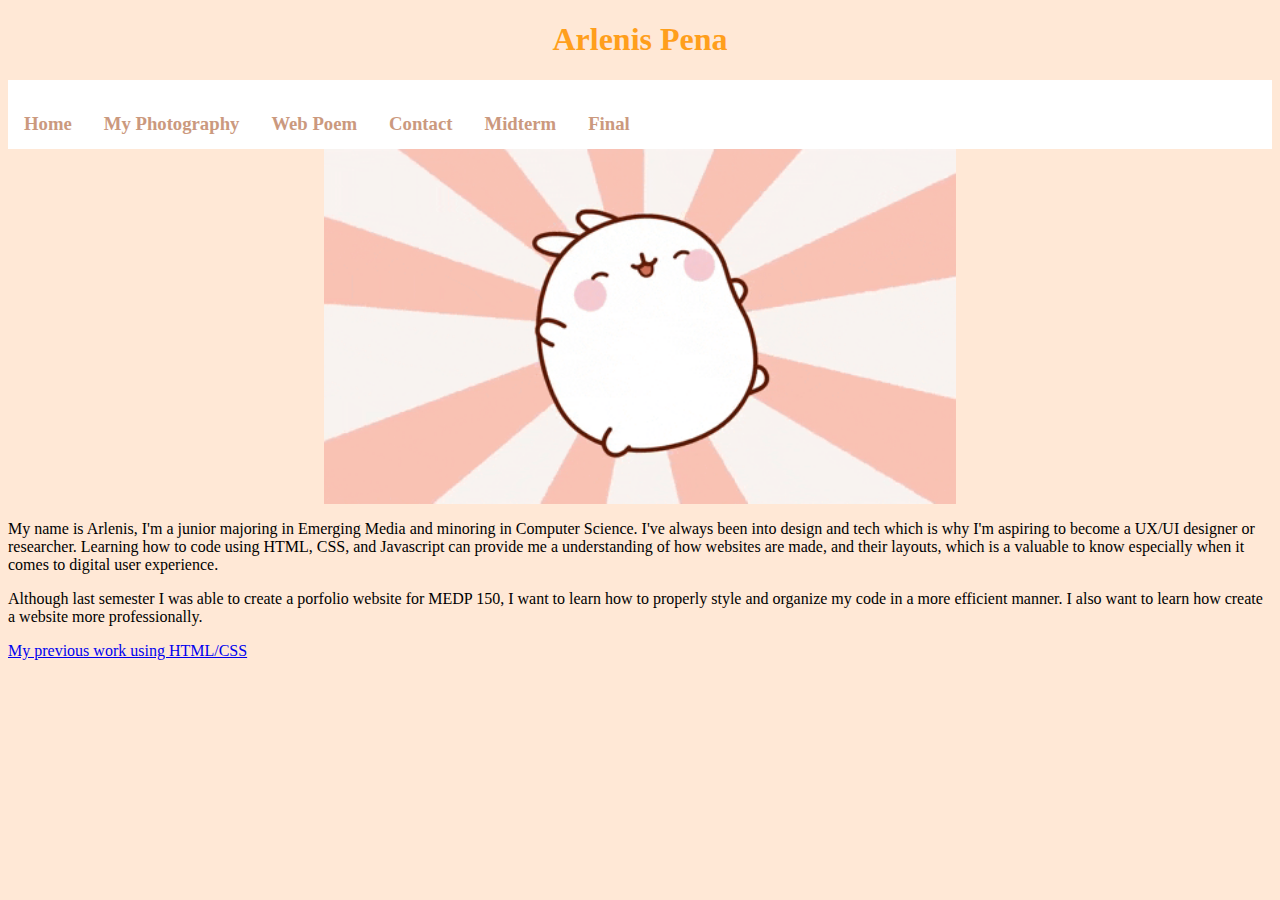
<file: index.html>
<!DOCTYPE HTML>

<html>
    <head>
        <title>Arlenis's Website</title>
        <link rel="stylesheet" href="style.css">
        <!-- Meta tag to make this a responsive web page -->
        <meta name="viewport" content="width=device-width, initial-scale=1.0">
    </head>

    <body>
    <div>
		<!-- Title-->
        
        <div class="web-title">
            <h1>Arlenis Pena</h1>
        </div>

        <div id="mobileNav">
            <div class="mobileNavBar">
                <div id="siteName">
                    <h1>Arlenis Pena</h1>
                </div>
                <div id="hamburgerDiv">
                    <!--<a href="#" onclick="myDropdownFunction()">&#9776;</a>-->
                    <button id="hamburgerBtn" onclick="myDropdownFunction()">&#9776;</button>
                </div>
  
            </div>
  
            <div id="theLinks">
                <a href="index.html">Home</a>
                <a href="arlenis-pena_hw-2.html">My Photography</a>
                <a href="web-poem.html">Web Poem</a>
                <a href="contact-page.html">Contact</a>
                <a href="midterm/home.html">Midterm</a>
                <a href="final/welcome.html">Final</a>
            </div>
        </div>

		<!-- Navbar-->
        <div class="nav-bar">
            <h3>
                <li class="nav-link"><a href="index.html">Home</a></li>
				<li class="nav-link"><a href="arlenis-pena_hw-2.html">My Photography</a></li>
                <li class="nav-link"><a href="web-poem.html">Web Poem</a></li>
                <li class="nav-link"><a href="contact-page.html">Contact</a></li>
                <li class="nav-link"><a href="midterm/home.html">Midterm</a></li>
                <li class="nav-link"><a href="final/welcome.html">Final</a></li>
            </h3>
        </div> 
        

		<!-- Introduction-->
        <img id="greeting-gif" src="videos/greeting-bunny.gif" width="50%" alt="happy bunny gif" />
        <div>
            <p>
                My name is Arlenis, I'm a junior majoring in Emerging Media and minoring in Computer Science.
                I've always been into design and tech which is why I'm aspiring to become a UX/UI designer or
                researcher.
                Learning how to code using HTML, CSS, and Javascript can provide me a understanding of how websites are
                made,
                and their layouts, which is a valuable to know especially when it comes to digital user experience.
            </p>
            <p>
                Although last semester I was able to create a porfolio website for MEDP 150, I want to learn how to
                properly
                style and organize my code in a more efficient manner. I also want to learn how create a website more
                professionally.
            </p>
        </div>

        <a href="https://arlenis-pena.glitch.me/index.html">My previous work using HTML/CSS</a>

    </div>
    </body>
</html>

<script>
    function myDropdownFunction() {
      var linksDiv = document.getElementById("theLinks");
      if (linksDiv.style.display === "block") {
        linksDiv.style.display = "none";
      }
		else {
        linksDiv.style.display = "block";
      }
    }
</script>
</file>
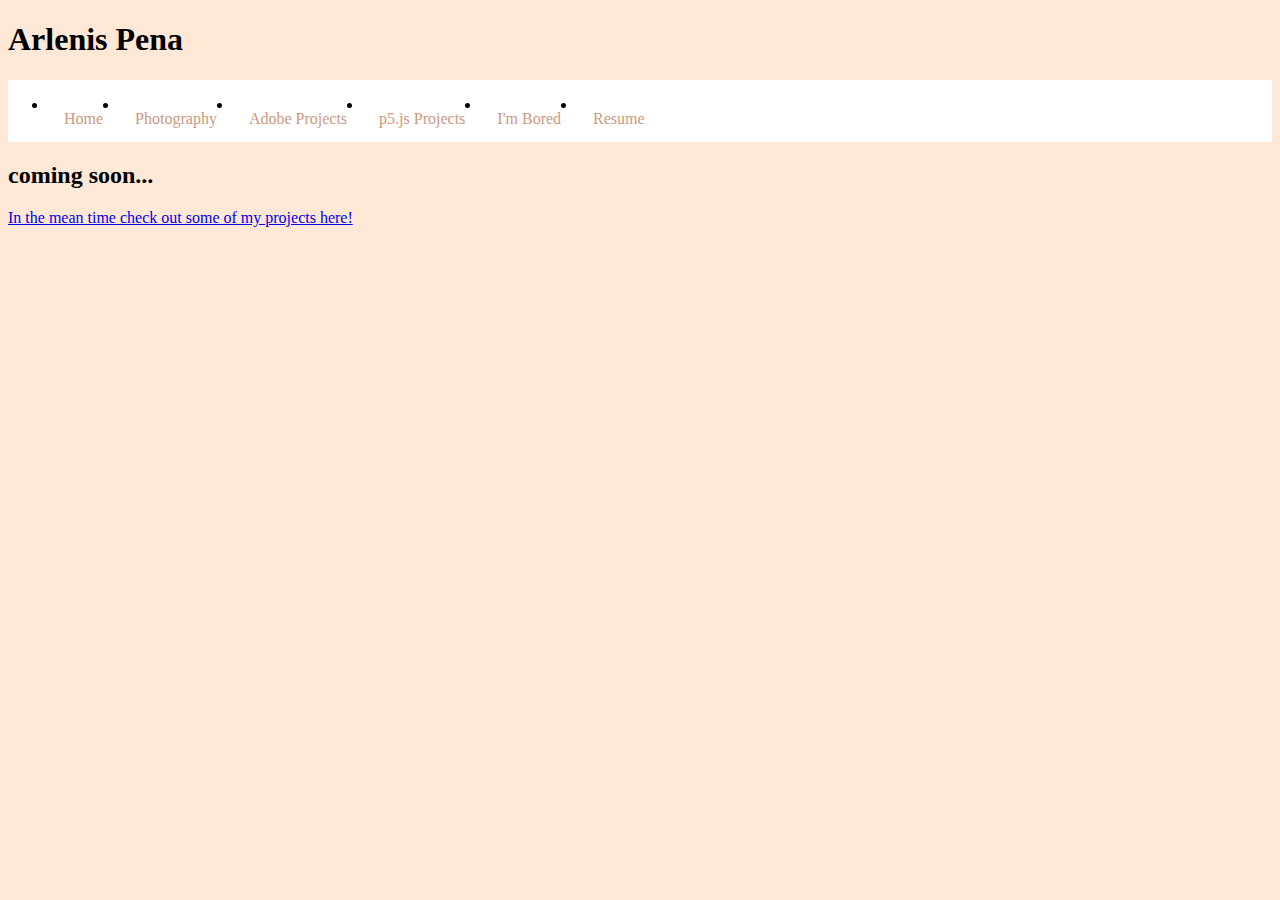
<file: adobe.html>
<!DOCTYPE HTML>

<html>

<head>
    <title>Arlenis's Website</title>
    <link rel="stylesheet" href="style.css">
    <meta name="viewport" content="width=device-width, initial-scale=1.0">
    <link
        href="https://fonts.googleapis.com/css2?family=DM+Sans:ital,opsz,wght@0,9..40,100..1000;1,9..40,100..1000&display=swap"
        rel="stylesheet">
</head>

<body>
    <div class="header">
        <!-- Title-->
        <h1>Arlenis Pena</h1>
        <!-- Navbar-->

        <div class="nav-bar">
            <ul>
                <li class="nav-link"><a href="index.html">Home</a></li>
                <li class="nav-link"><a href="photography.html">Photography</a></li>
                <li class="nav-link"><a href="adobe.html">Adobe Projects</a></li>
                <li class="nav-link"><a href="p5-projects.html">p5.js Projects</a></li>
                <li class="nav-link"><a href="im-bored/welcome.html">I'm Bored</a></li>
                <li class="nav-link"><a href="contact-page.html">Resume</a></li>
            </ul>
        </div>
    </div>

    <div>
        <h2>coming soon...</h2>
        <a href="https://arlenis-pena.glitch.me/index.html">In the mean time check out some of my projects here!</a>
    </div>

</body>

</html>
</file>
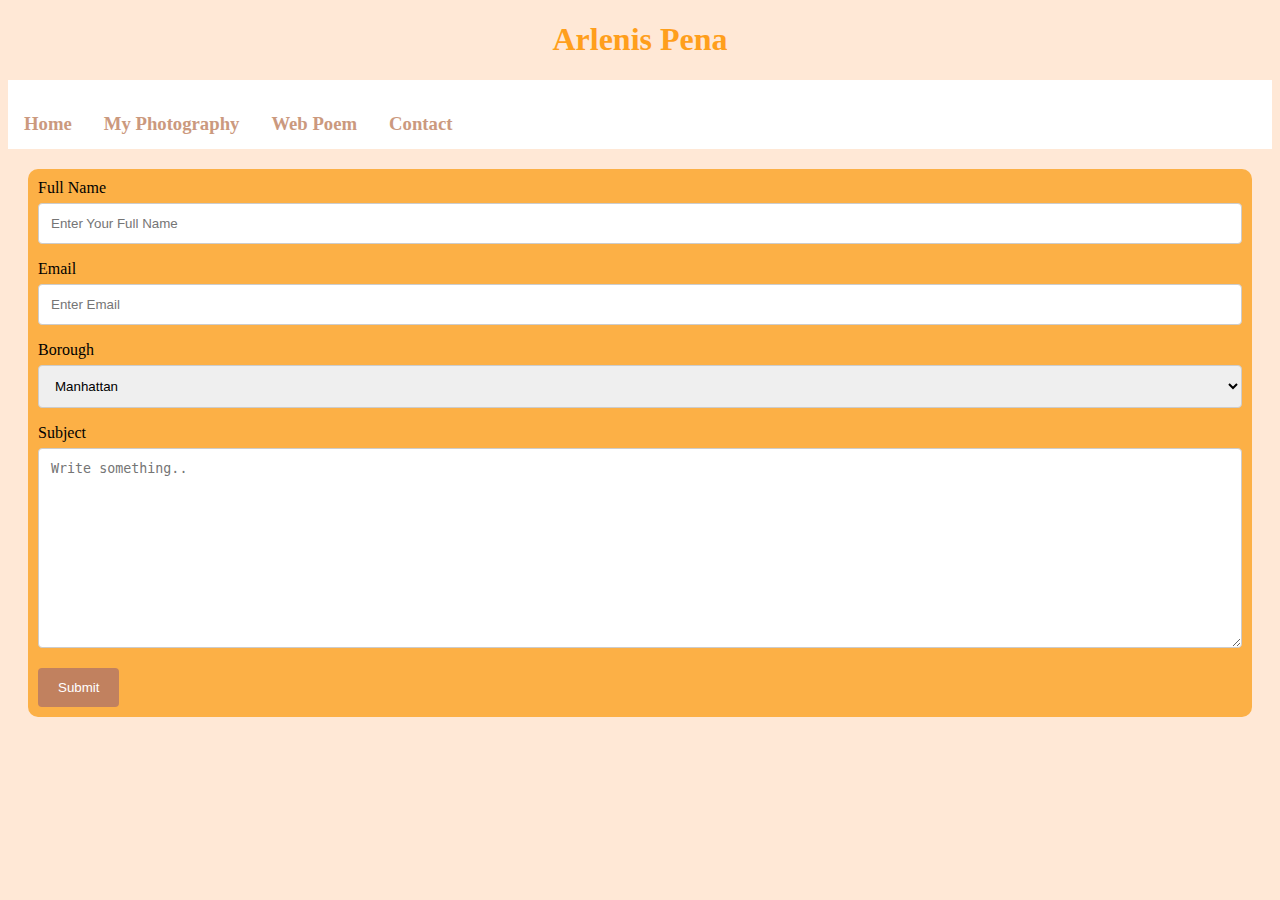
<file: contact-page.html>
<!DOCTYPE HTML>

<html>
    <head>
        <title>Arlenis's Website</title>
        <link rel="stylesheet" href="style.css">
        <!-- Meta tag to make this a responsive web page -->
        <meta name="viewport" content="width=device-width, initial-scale=1.0">
    </head>

    <body>
    <div>
		<!-- Title-->
        
        <div class="web-title">
            <h1>Arlenis Pena</h1>
        </div>

        <div id="mobileNav">
            <div class="mobileNavBar">
                <div id="siteName">
                    <h1>Arlenis Pena</h1>
                </div>
                <div id="hamburgerDiv">
                    <!--<a href="#" onclick="myDropdownFunction()">&#9776;</a>-->
                    <button id="hamburgerBtn" onclick="myDropdownFunction()">&#9776;</button>
                </div>
  
            </div>
  
            <div id="theLinks">
                <a href="index.html">Home</a>
                <a href="arlenis-pena_hw-2.html">My Photography</a>
                <a href="web-poem.html">Web Poem</a>
                <a href="contact-page.html">Contact</a>
            </div>
        </div>

		<!-- Navbar-->
        <div class="nav-bar">
            <h3>
                <li class="nav-link"><a href="index.html">Home</a></li>
				<li class="nav-link"><a href="arlenis-pena_hw-2.html">My Photography</a></li>
                <li class="nav-link"><a href="web-poem.html">Web Poem</a></li>
                <li class="nav-link"><a href="contact-page.html">Contact</a></li>
            </h3>
        </div> 
        

		<!-- Contact-->
        <div class="contact">
            <form action="action_page.php">
              <label for="fname">Full Name</label>
              <input type="text" id="fname" name="fullname" placeholder="Enter Your Full Name">

              <label for="email">Email</label>
              <input type="text" id="email" name="e-mail" placeholder="Enter Email">

              <label for="borough">Borough</label>
              <select id="borough" name="borough">
                <option value="manhattan">Manhattan</option>
                <option value="brooklyn">Brooklyn</option>
                <option value="queens">Queens</option>
                <option value="bronx">The Bronx</option>
                <option value="staten-island">Staten Island</option>
              </select>
          
              <label for="subject">Subject</label>
              <textarea id="subject" name="subject" placeholder="Write something.." style="height:200px"></textarea>
          
              <input type="submit" value="Submit">
          
            </form>
          </div>
        
    </body>
</html>

<script>
    function myDropdownFunction() {
      var linksDiv = document.getElementById("theLinks");
      if (linksDiv.style.display === "block") {
        linksDiv.style.display = "none";
      }
		else {
        linksDiv.style.display = "block";
      }
    }
</script>
</file>
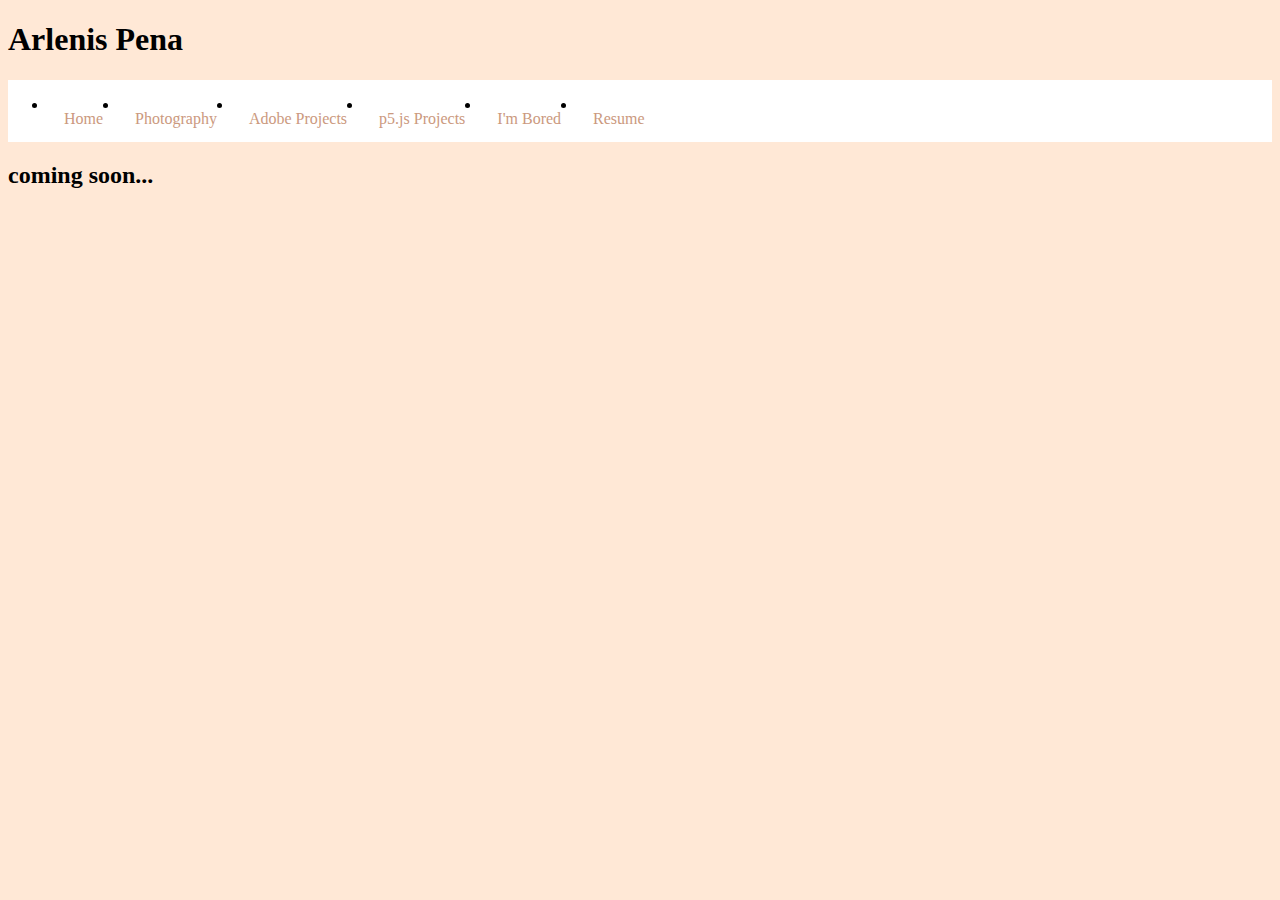
<file: p5-projects.html>
<!DOCTYPE HTML>

<html>

<head>
    <title>Arlenis's Website</title>
    <link rel="stylesheet" href="style.css">
    <meta name="viewport" content="width=device-width, initial-scale=1.0">
    <link
        href="https://fonts.googleapis.com/css2?family=DM+Sans:ital,opsz,wght@0,9..40,100..1000;1,9..40,100..1000&display=swap"
        rel="stylesheet">
</head>

<body>
    <div class="header">
        <!-- Title-->
        <h1>Arlenis Pena</h1>
        <!-- Navbar-->

        <div class="nav-bar">
            <ul>
                <li class="nav-link"><a href="index.html">Home</a></li>
                <li class="nav-link"><a href="photography.html">Photography</a></li>
                <li class="nav-link"><a href="adobe.html">Adobe Projects</a></li>
                <li class="nav-link"><a href="p5-projects.html">p5.js Projects</a></li>
                <li class="nav-link"><a href="im-bored/welcome.html">I'm Bored</a></li>
                <li class="nav-link"><a href="contact-page.html">Resume</a></li>
            </ul>
        </div>
    </div>

    <div>
        <h2>coming soon...</h2>
    </div>

</body>

</html>
</file>
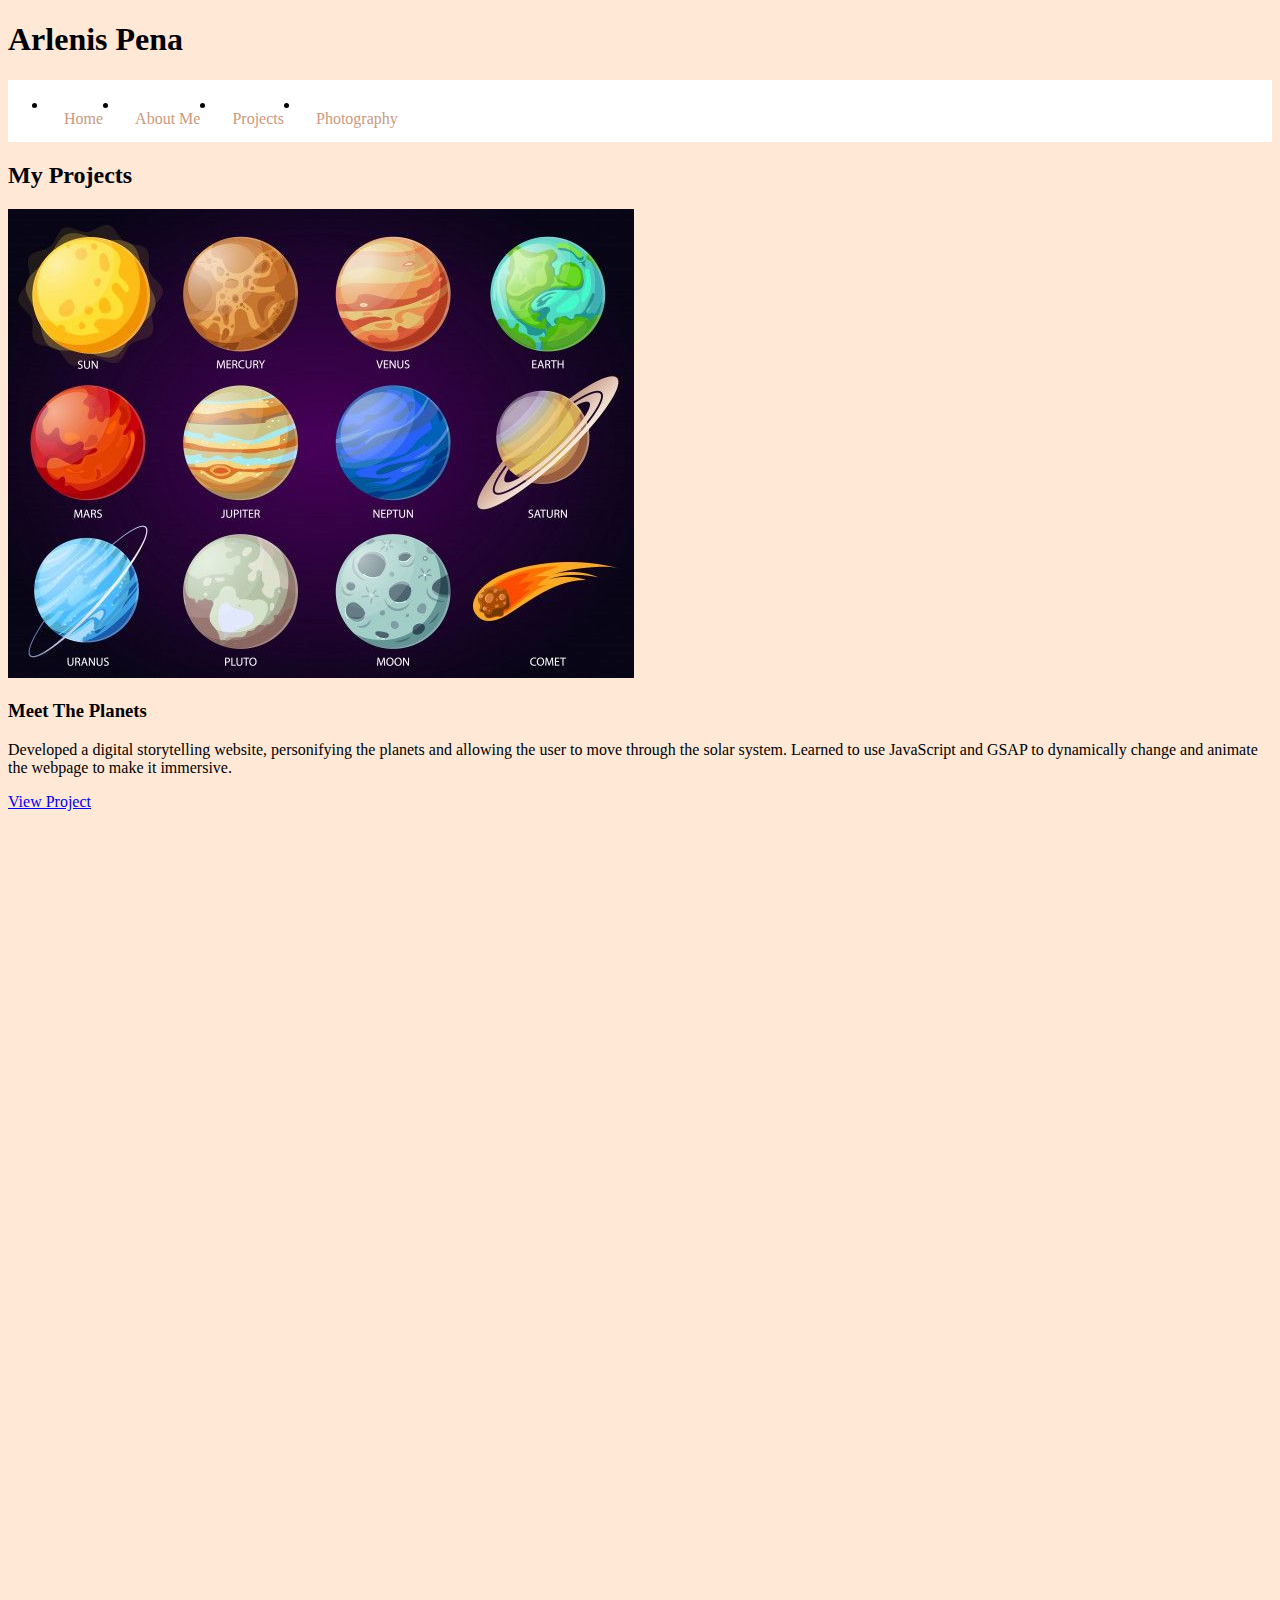
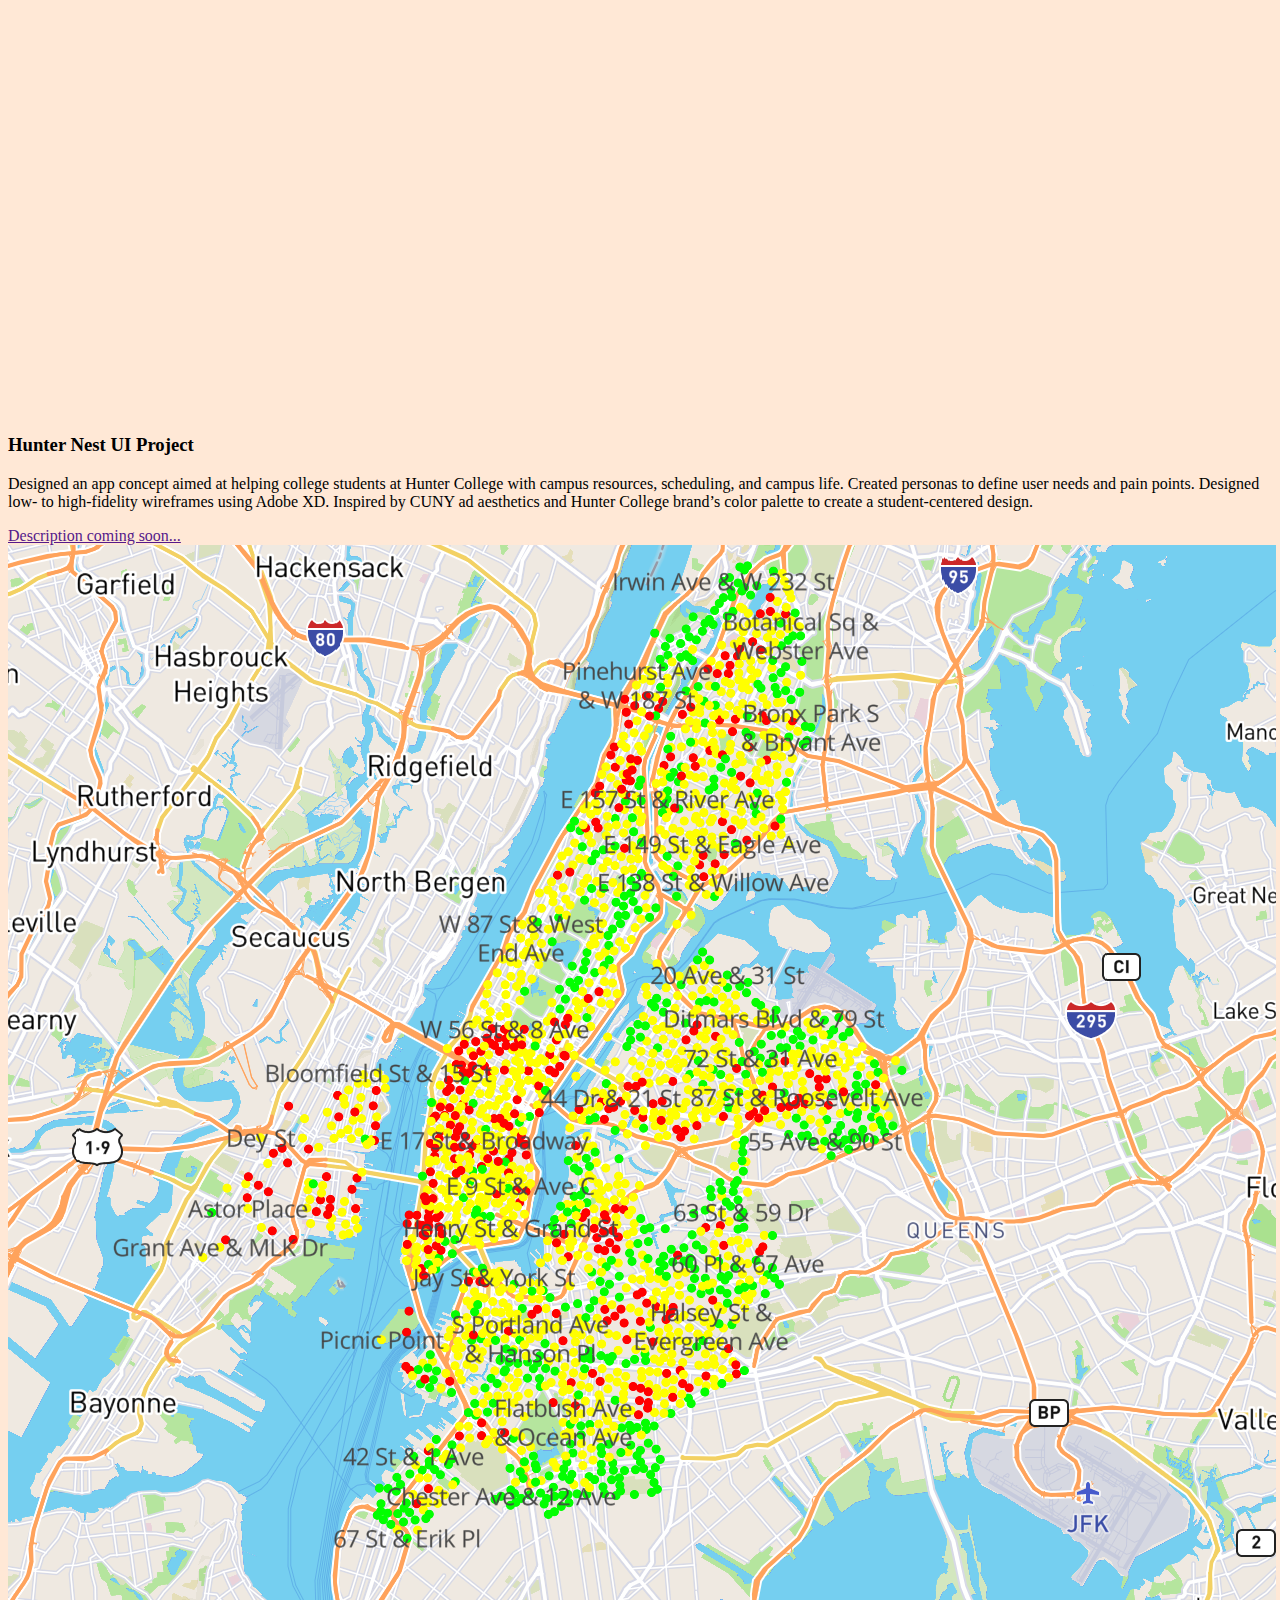
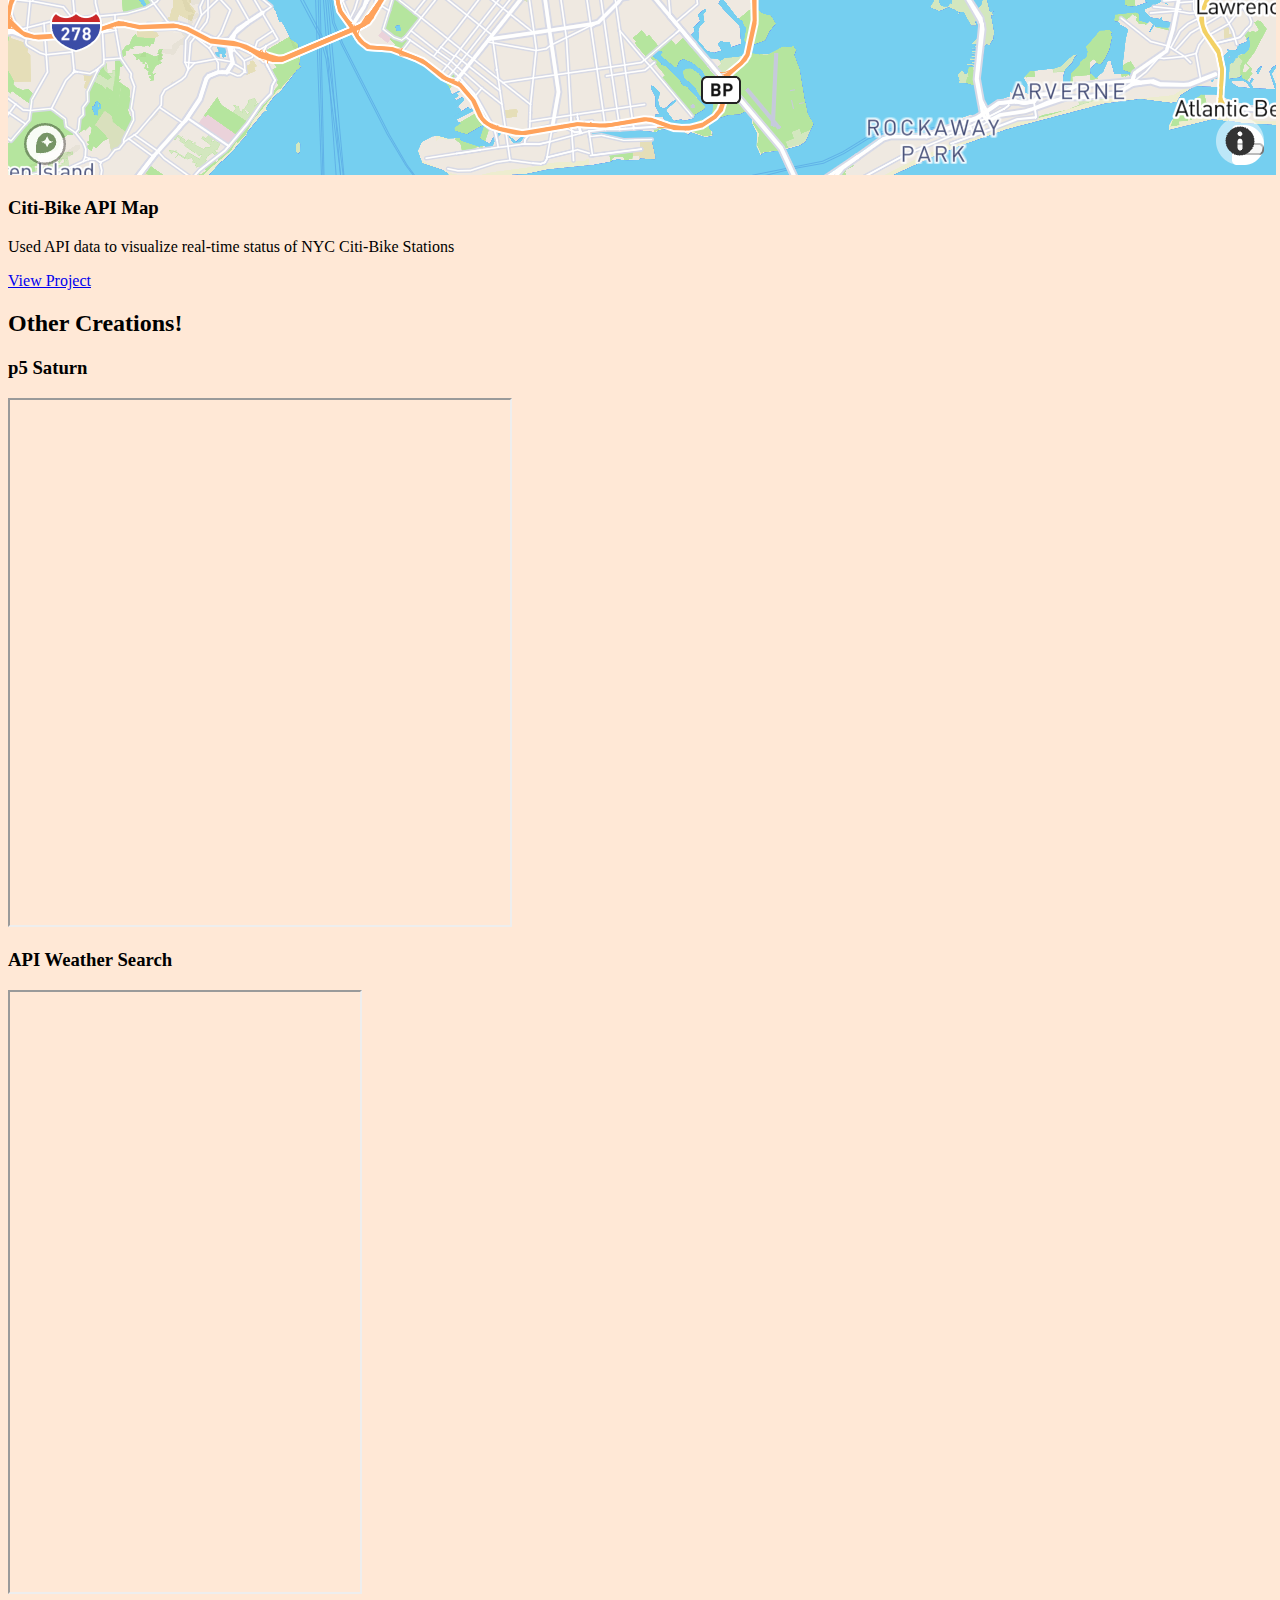
<file: projects.html>
<!DOCTYPE HTML>

<html>

<head>
    <title>Arlenis's Website</title>
    <link rel="stylesheet" href="style.css">
    <meta name="viewport" content="width=device-width, initial-scale=1.0">
    <link
        href="https://fonts.googleapis.com/css2?family=DM+Sans:ital,opsz,wght@0,9..40,100..1000;1,9..40,100..1000&display=swap"
        rel="stylesheet">
</head>

<body>
    <div class="header">
        <!-- Title-->
        <h1>Arlenis Pena</h1>
        <!-- Navbar-->

        <div class="nav-bar">
            <ul>
                <li class="nav-link"><a href="index.html">Home</a></li>
                <li class="nav-link"><a href="contact-page.html">About Me</a></li>
                <li class="nav-link"><a href="projects.html">Projects</a></li>
                <li class="nav-link"><a href="photography.html">Photography</a></li>
            </ul>
        </div>
    </div>

    <section id="projects">
        <h2>My Projects</h2>
        <div class="project-grid">
          <div class="project-card">
            <img src="content/solar-system-img.jpg" alt="Solar System">
            <h3>Meet The Planets</h3>
            <p>Developed a digital storytelling website, personifying the planets and allowing the user to move through the solar system. 
                Learned to use JavaScript and GSAP to dynamically change and animate the webpage to make it immersive.</p>
            <a href="https://isap630.github.io/medp331-midterm/" target="_blank">View Project</a>
          </div>
          <div class="project-card">
            <img src="content/Home-mockup.png" alt="Screenshot of Hunter Nest">
            <h3>Hunter Nest UI Project</h3>
            <p>Designed an app concept aimed at helping college students at Hunter College with campus resources, scheduling, and campus life. Created personas to define user needs and pain points. Designed low- to high-fidelity wireframes using Adobe XD. Inspired by CUNY ad aesthetics and Hunter College brand’s color palette to create a student-centered design.</p>
            <a href="" target="_blank">Description coming soon...</a>
          </div>
          <div class="project-card">
            <img src="content/citi-map.png" alt="Screenshot of Citi-Bike Map">
            <h3>Citi-Bike API Map</h3>
            <p>Used API data to visualize real-time status of NYC Citi-Bike Stations</p>
            <a href="https://isap630.github.io/medp-33100-week8/" target="_blank">View Project</a>
          </div>
        </div>


        <h2>Other Creations!</h2>
        <div class="creation">
          <h3>p5 Saturn</h3>
          <iframe src="https://editor.p5js.org/aisnothere/full/hzDdV3Du-" 
          width="500" 
          height="525">
          </iframe>
        </div>

        <div class="creation">
          <h3>API Weather Search</h3>
          <iframe src="https://editor.p5js.org/aisnothere/full/fSIfeMFSM" 
          width="350" 
          height="600">
        </iframe>
        </div>
        <div class="creation">

      



        </div>
      </section>


</body>
</file>
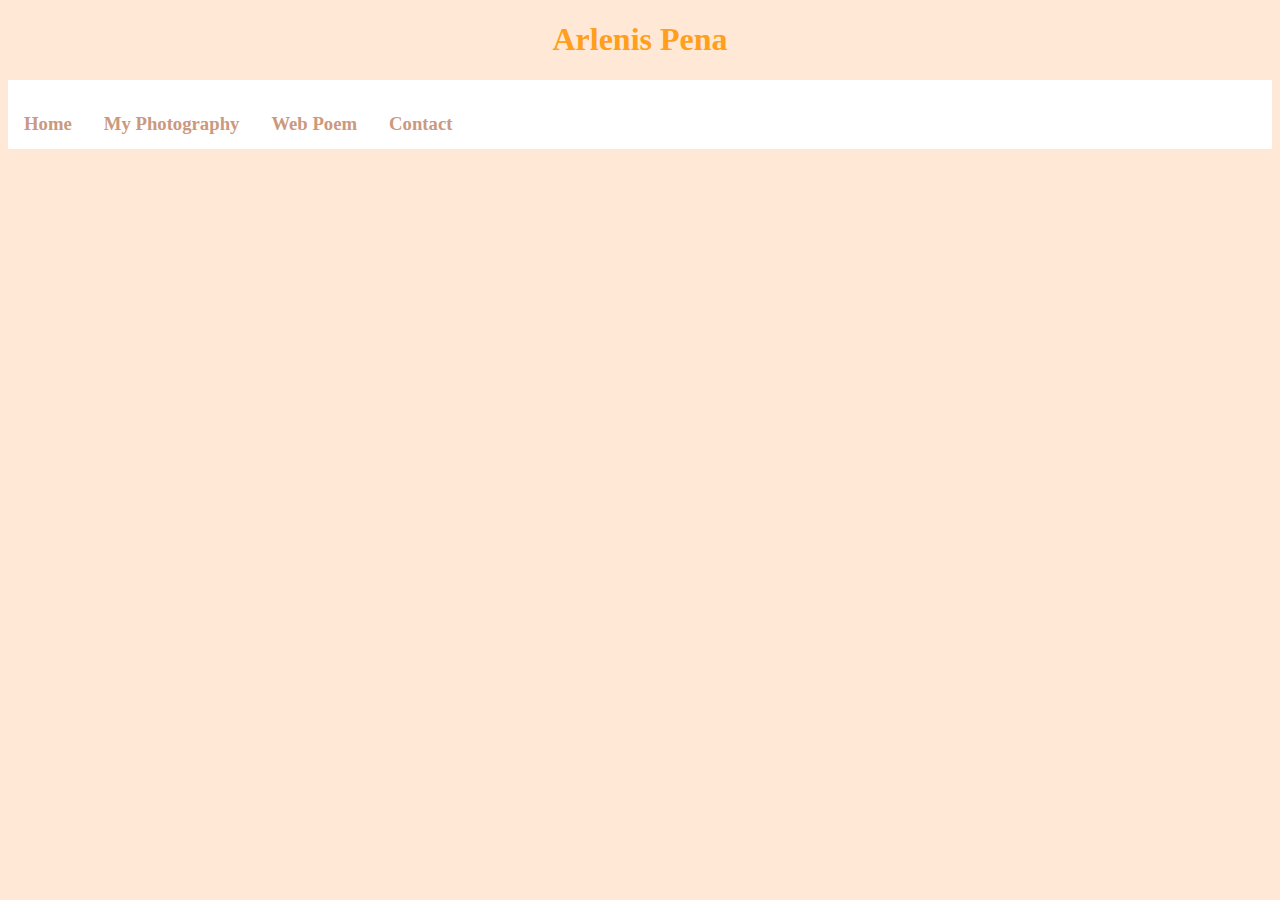
<file: web-poem.html>
<!DOCTYPE HTML>

<html>
    <head>
        <title>Arlenis's Website</title>
        <link rel="stylesheet" href="style.css">
        <!-- Meta tag to make this a responsive web page -->
        <meta name="viewport" content="width=device-width, initial-scale=1.0">
    </head>

    <body>
    <div>
		<!-- Title-->
        
        <div class="web-title">
            <h1>Arlenis Pena</h1>
        </div>

        <div id="mobileNav">
            <div class="mobileNavBar">
                <div id="siteName">
                    <h1>Arlenis Pena</h1>
                </div>
                <div id="hamburgerDiv">
                    <!--<a href="#" onclick="myDropdownFunction()">&#9776;</a>-->
                    <button id="hamburgerBtn" onclick="myDropdownFunction()">&#9776;</button>
                </div>
  
            </div>
  
            <div id="theLinks">
                <a href="index.html">Home</a>
                <a href="arlenis-pena_hw-2.html">My Photography</a>
                <a href="web-poem.html">Web Poem</a>
                <a href="contact-page.html">Contact</a>
            </div>
        </div>

		<!-- Navbar-->
        <div class="nav-bar">
            <h3>
                <li class="nav-link"><a href="index.html">Home</a></li>
				<li class="nav-link"><a href="arlenis-pena_hw-2.html">My Photography</a></li>
                <li class="nav-link"><a href="web-poem.html">Web Poem</a></li>
                <li class="nav-link"><a href="contact-page.html">Contact</a></li>
            </h3>
        </div> 
        

		<!-- Web Poem-->
        
    </body>
</html>

<script>
    function myDropdownFunction() {
      var linksDiv = document.getElementById("theLinks");
      if (linksDiv.style.display === "block") {
        linksDiv.style.display = "none";
      }
		else {
        linksDiv.style.display = "block";
      }
    }
</script>
</file>
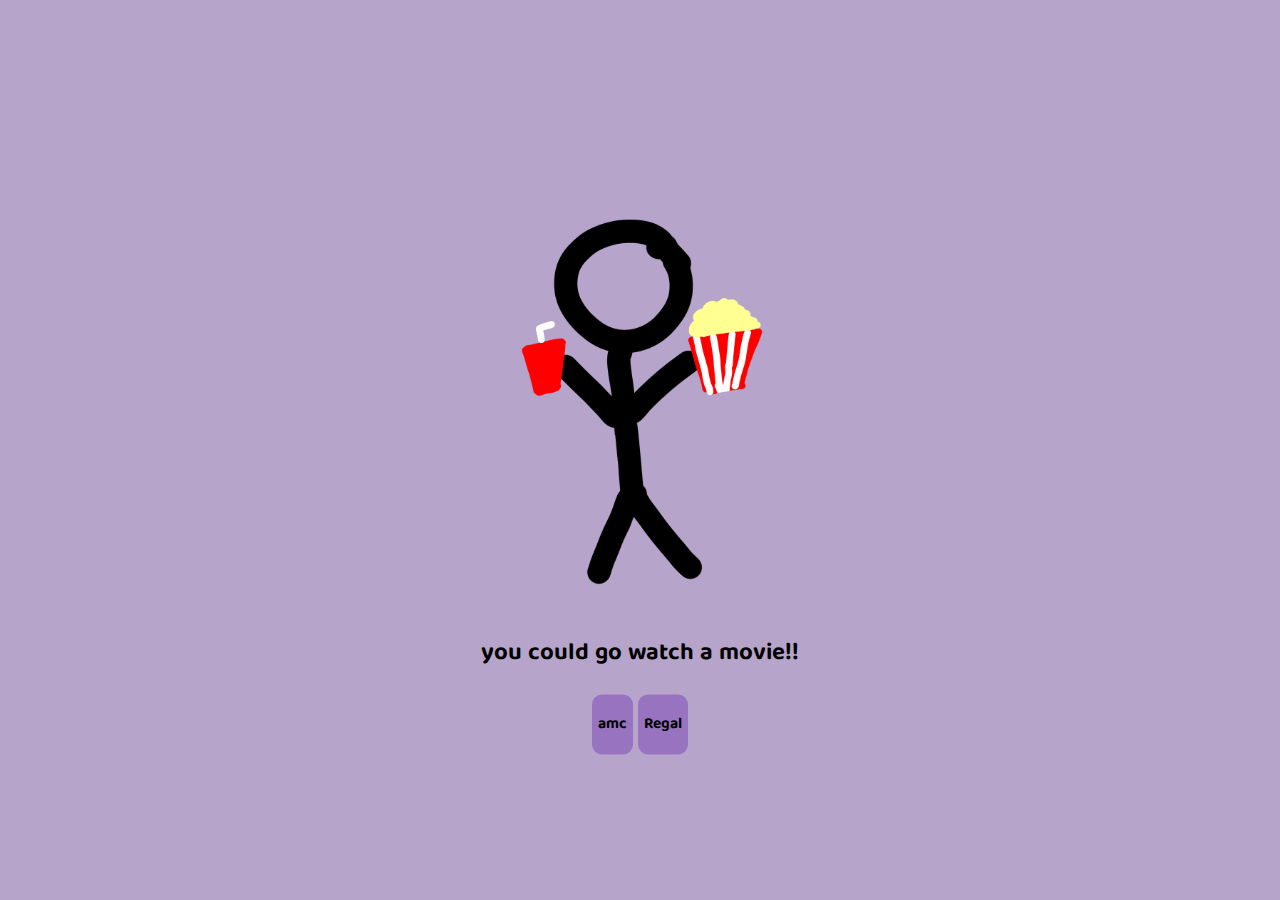
<file: final/10.html>
<!DOCTYPE html>
<html>
    <head>
        <title>i'm bored</title>
        <link rel="stylesheet" href="style.css">

        <link rel="preconnect" href="https://fonts.googleapis.com">
        <link rel="preconnect" href="https://fonts.gstatic.com" crossorigin>
        <link href="https://fonts.googleapis.com/css2?family=Baloo+Tamma+2:wght@400..800&display=swap" rel="stylesheet">

        <!-- Meta tag to make this a responsive web page -->
        <meta name="viewport" content="width=device-width, initial-scale=1.0">
    </head>
    <body>
        <div class="web-quiz">
            <img id="outcome-12" src="my_icons/movie.PNG" width="75%"> 
            <h2>you could go watch a movie!!</h2>
            <a href="https://www.amctheatres.com/"><button type="button" class="button"><h3>amc</h3></button></a>
            <a href="https://www.regmovies.com/"><button type="button" class="button"><h3>Regal</h3></button></a>
            
        </div>
    </body>
</html>
</file>
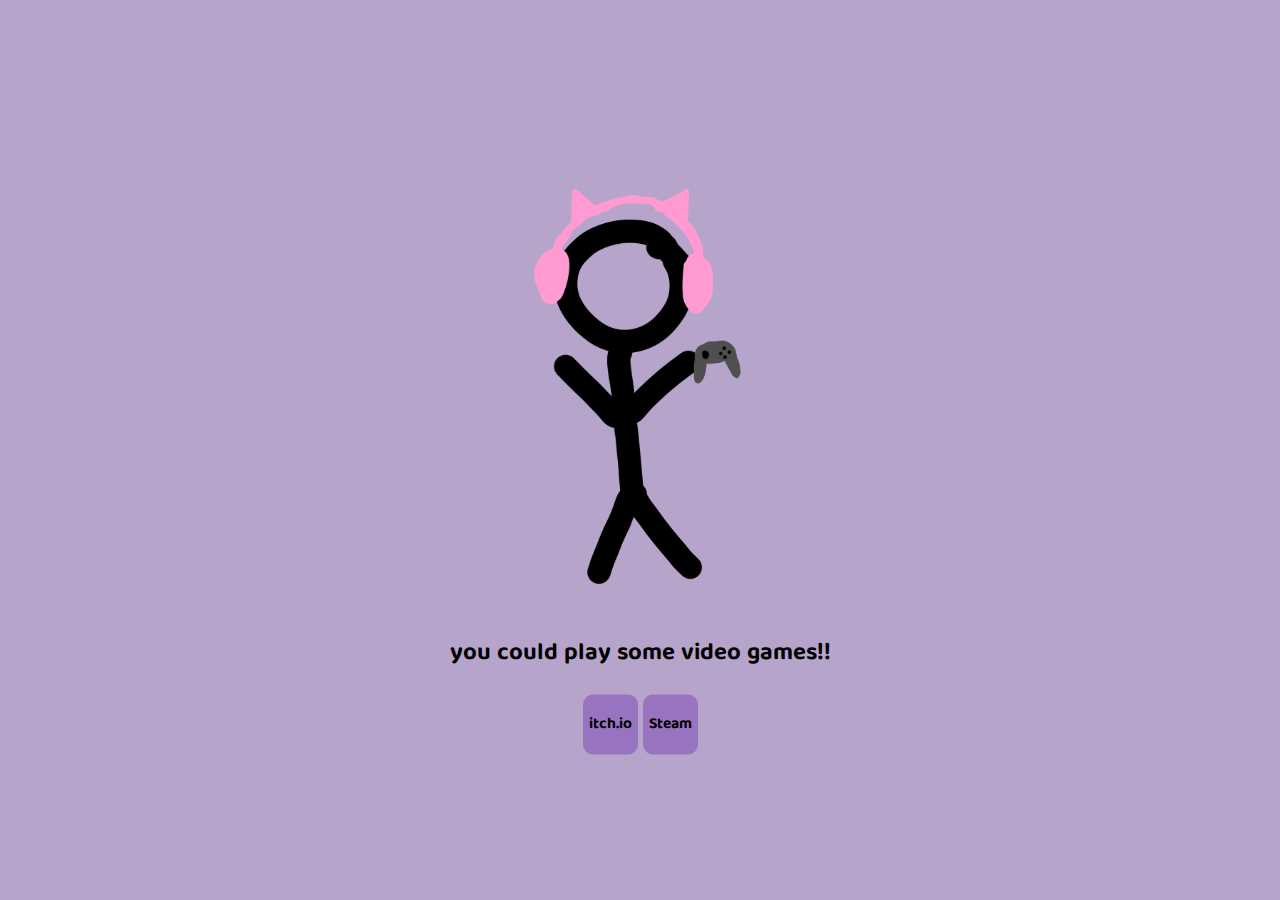
<file: final/11.html>
<!DOCTYPE html>
<html>
    <head>
        <title>i'm bored</title>
        <link rel="stylesheet" href="style.css">

        <link rel="preconnect" href="https://fonts.googleapis.com">
        <link rel="preconnect" href="https://fonts.gstatic.com" crossorigin>
        <link href="https://fonts.googleapis.com/css2?family=Baloo+Tamma+2:wght@400..800&display=swap" rel="stylesheet">

        <!-- Meta tag to make this a responsive web page -->
        <meta name="viewport" content="width=device-width, initial-scale=1.0">
    </head>
    <body>
        <div class="web-quiz">
            <img id="outcome-12" src="my_icons/video-games.PNG" width="75%"> 
            <h2>you could play some video games!!</h2>
            <a href="https://itch.io/"><button type="button" class="button"><h3>itch.io</h3></button></a>
            <a href="https://store.steampowered.com/"><button type="button" class="button"><h3>Steam</h3></button></a>
        </div>
    </body>
</html>
</file>
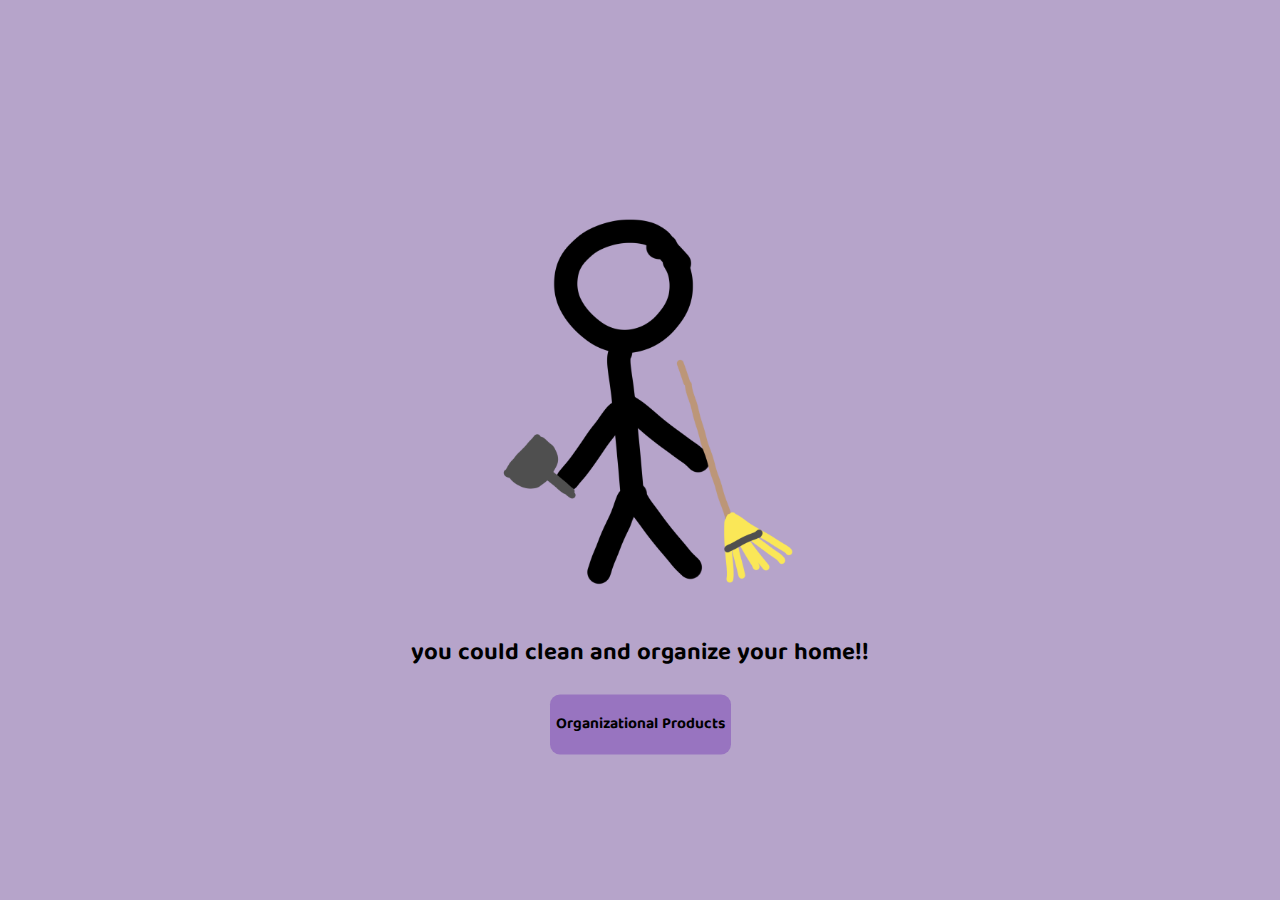
<file: final/12.html>
<!DOCTYPE html>
<html>
    <head>
        <title>i'm bored</title>
        <link rel="stylesheet" href="style.css">

        <link rel="preconnect" href="https://fonts.googleapis.com">
        <link rel="preconnect" href="https://fonts.gstatic.com" crossorigin>
        <link href="https://fonts.googleapis.com/css2?family=Baloo+Tamma+2:wght@400..800&display=swap" rel="stylesheet">

        <!-- Meta tag to make this a responsive web page -->
        <meta name="viewport" content="width=device-width, initial-scale=1.0">
    </head>
    <body>
        <div class="web-quiz">
            <img src="my_icons/cleaning.PNG" width="75%"> 
            <h2>you could clean and organize your home!!</h2>
            <a href="https://www.amazon.com/gp/browse.html?node=3610841&ref_=nav_em_home_storageandorg_0_2_19_13"><button type="button" class="button"><h3>Organizational Products</h3></button></a>
        </div>
    </body>
</html>
</file>
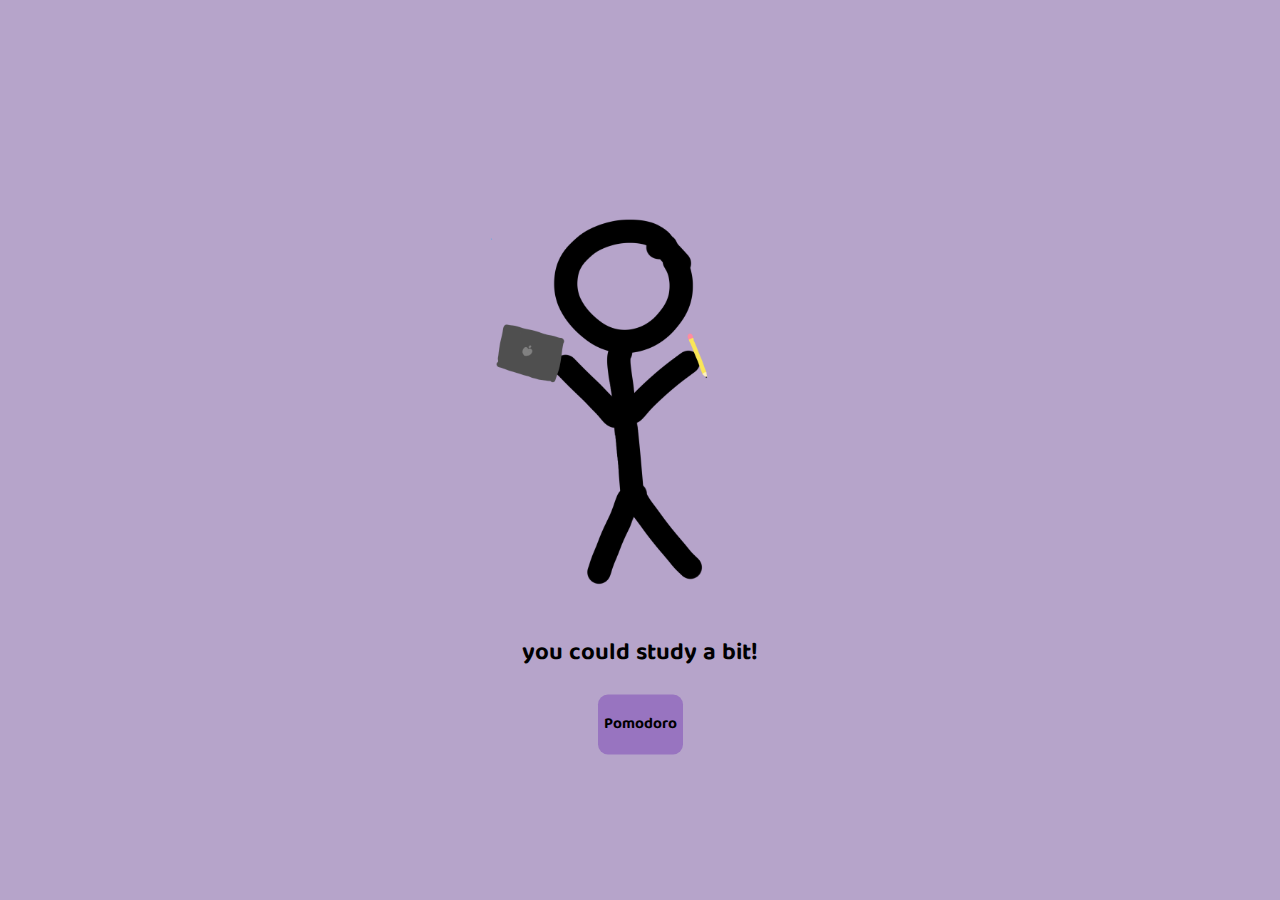
<file: final/13.html>
<!DOCTYPE html>
<html>
    <head>
        <title>i'm bored</title>
        <link rel="stylesheet" href="style.css">

        <link rel="preconnect" href="https://fonts.googleapis.com">
        <link rel="preconnect" href="https://fonts.gstatic.com" crossorigin>
        <link href="https://fonts.googleapis.com/css2?family=Baloo+Tamma+2:wght@400..800&display=swap" rel="stylesheet">

        <!-- Meta tag to make this a responsive web page -->
        <meta name="viewport" content="width=device-width, initial-scale=1.0">
    </head>
    <body>
        <div class="web-quiz">
            <img src="my_icons/study.PNG" width="75%"> 
            <h2>you could study a bit!</h2>
            <a href="https://www.youtube.com/watch?v=goBU8-TxTrg"><button type="button" class="button"><h3>Pomodoro</h3></button></a>
        </div>
    </body>
</html>
</file>
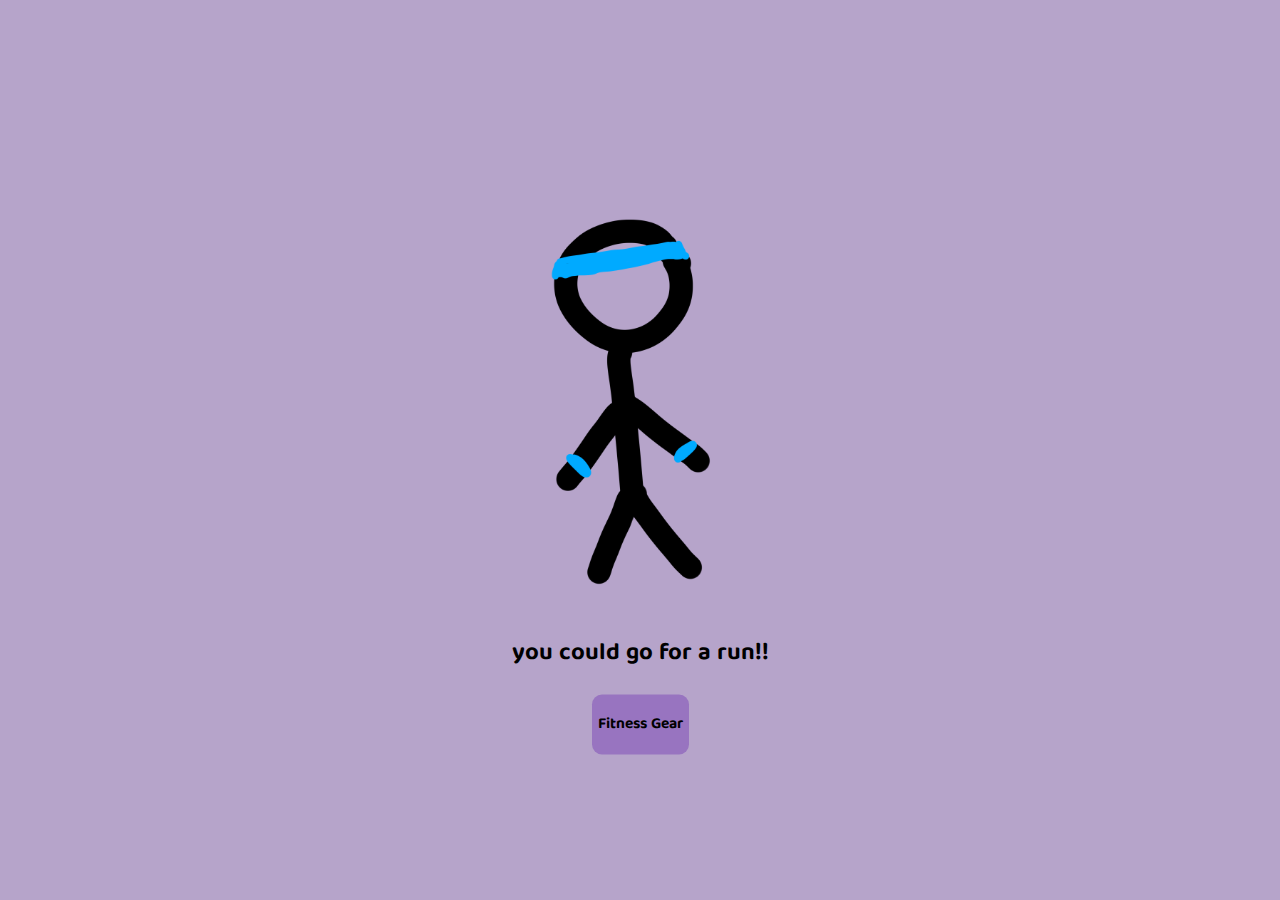
<file: final/7.html>
<!DOCTYPE html>
<html>
    <head>
        <title>i'm bored</title>
        <link rel="stylesheet" href="style.css">

        <link rel="preconnect" href="https://fonts.googleapis.com">
        <link rel="preconnect" href="https://fonts.gstatic.com" crossorigin>
        <link href="https://fonts.googleapis.com/css2?family=Baloo+Tamma+2:wght@400..800&display=swap" rel="stylesheet">

        <!-- Meta tag to make this a responsive web page -->
        <meta name="viewport" content="width=device-width, initial-scale=1.0">
    </head>
    <body>
        <div class="web-quiz">
            <img id="outcome-12" src="my_icons/running.PNG" width="75%"> 
            <h2>you could go for a run!!</h2>
            <a href="https://www.amazon.com/gp/browse.html?node=3407731&ref_=nav_em__sa_sp_exfit_0_2_25_7"><button type="button" class="button"><h3>Fitness Gear</h3></button></a>
            
        </div>
    </body>
</html>
</file>
<file: style.css>
body{
    font-family: verdana;
    background-color: #FFE8D6;
}

/* Title + Navbar */
.web-title{
    font-family: Didot;
    color: #FF9F1C;
    text-align: center;
}

.nav-bar{
    list-style-type: none;
    font-family: didot;
    margin: 0;
    padding: 0;
    overflow: hidden;
    background-color: #ffffff;
}

.nav-bar li{
    float: left;
}

.nav-link a{
    display: block;
    float: left;
    color: #CB997E;
    text-decoration: none;
    text-align: center;
    padding: 14px 16px;
}
.nav-link a:hover{
    color: black;
}

/* Home */
#greeting-gif{
    display: block;
    margin: auto;
    width: 50%;
    position: static;
}

/* Photography */
.photo{
    display: block;
    margin: auto;
    width: 30%;
    border-radius: 20px;
    padding: 10px;
}

#mobileNav {
		display: none;
}
	
.mobileNavBar {
    background-color: #FFE8D6;
    position: relative;
    border: 1px solid;
    border-color: #FFE8D6;
    height: 50px;
    display: flex;
    justify-content: space-between;
}

#siteName {
    font-family: Didot;
    align-self: center;
    font-size: 1rem;
    color: #FF9F1C;
    text-align: center;
}

#hamburgerDiv {
    align-self: center;                
}

#hamburgerBtn {
    background-color: white;
    font-size: 32px;
    border: 10px;
    border-color: white;
    border-radius: 4px;
    cursor: pointer;
}

#theLinks {
    background-color: rgba(255, 145, 0, 0.409);
    display: none;
    text-align: center;
    border-radius: 10px;
}

#theLinks a {
    display: block;
    text-decoration: none;
    color: #ffffff;
    font-family: didot;
    font-size: 20px;
    font-weight: bold;
}

#theLinks a:hover{
    color: black;
}

@media only screen and (max-width: 768px) {
	#mobileNav {
		display: block;
	}
}
@media (max-width: 768px) {
    .nav-bar {display: none;}
    .web-title{display: none;}
}

.contact {
    background-color: #fcb046;
    margin: 20px;
    padding: 10px;
    font-family: Didot;
    border-radius: 10px;
}

input[type=text], select, textarea {
    width: 100%;
    padding: 12px;
    border: 1px solid #ccc;
    border-radius: 4px;
    box-sizing: border-box;
    margin-top: 6px;
    margin-bottom: 16px;
    resize: vertical;
    
  }

input[type=submit] {
    background-color: #c1815f;
    color: white;
    padding: 12px 20px;
    border: none;
    border-radius: 4px;
    cursor: pointer;
}

input[type=submit]:hover {
    background-color: #c77244;
  }
  
.container {
    border-radius: 5px;
    background-color: #f2f2f2;
    padding: 20px;
}
</file>
<file: final/style.css>
body html {position: relative; }  

body{
    font-family: "Baloo Tamma 2", system-ui;
    font-optical-sizing: auto;
    font-style: normal;
    background-color: #b6a4ca;
}

.web-intro {
    position: absolute;
    top: 50%;
    left: 50%;
    transform: translate(-50%, -50%);
    text-align: center;
    padding: 16px;
}

.button{
    font-family: "Baloo Tamma 2", system-ui;
    font-optical-sizing: auto;
    font-style: normal;
    background: #9874c0;
    border: none;
    border-radius: 10px;

}

.button-1{
    font-family: "Baloo Tamma 2", system-ui;
    font-optical-sizing: auto;
    font-style: normal;
    background: #9874c0;
    border: none;
    border-radius: 10px;

}
.button-2{
    font-family: "Baloo Tamma 2", system-ui;
    font-optical-sizing: auto;
    font-style: normal;
    background: #9874c0;
    border: none;
    border-radius: 10px;

}

.button:hover{
    cursor: pointer;
    background: #684c89;
}

.button-1:hover{
    cursor: pointer;
    background: #684c89;
}

.button-1:hover h3{
    cursor: pointer;
    background: #684c89;
}

.button-2:hover{
    cursor: pointer;
    background: #684c89;
}

.button-2:hover h3{
    cursor: pointer;
    background: #684c89;
}

.web-quiz{
    position: absolute;
    top: 50%;
    left: 50%;
    text-align: center;
    transform: translate(-50%, -50%);
    padding: 16px;
    margin: auto;
}
.web-quiz img{
    margin-right: 60px;
}
</file>
